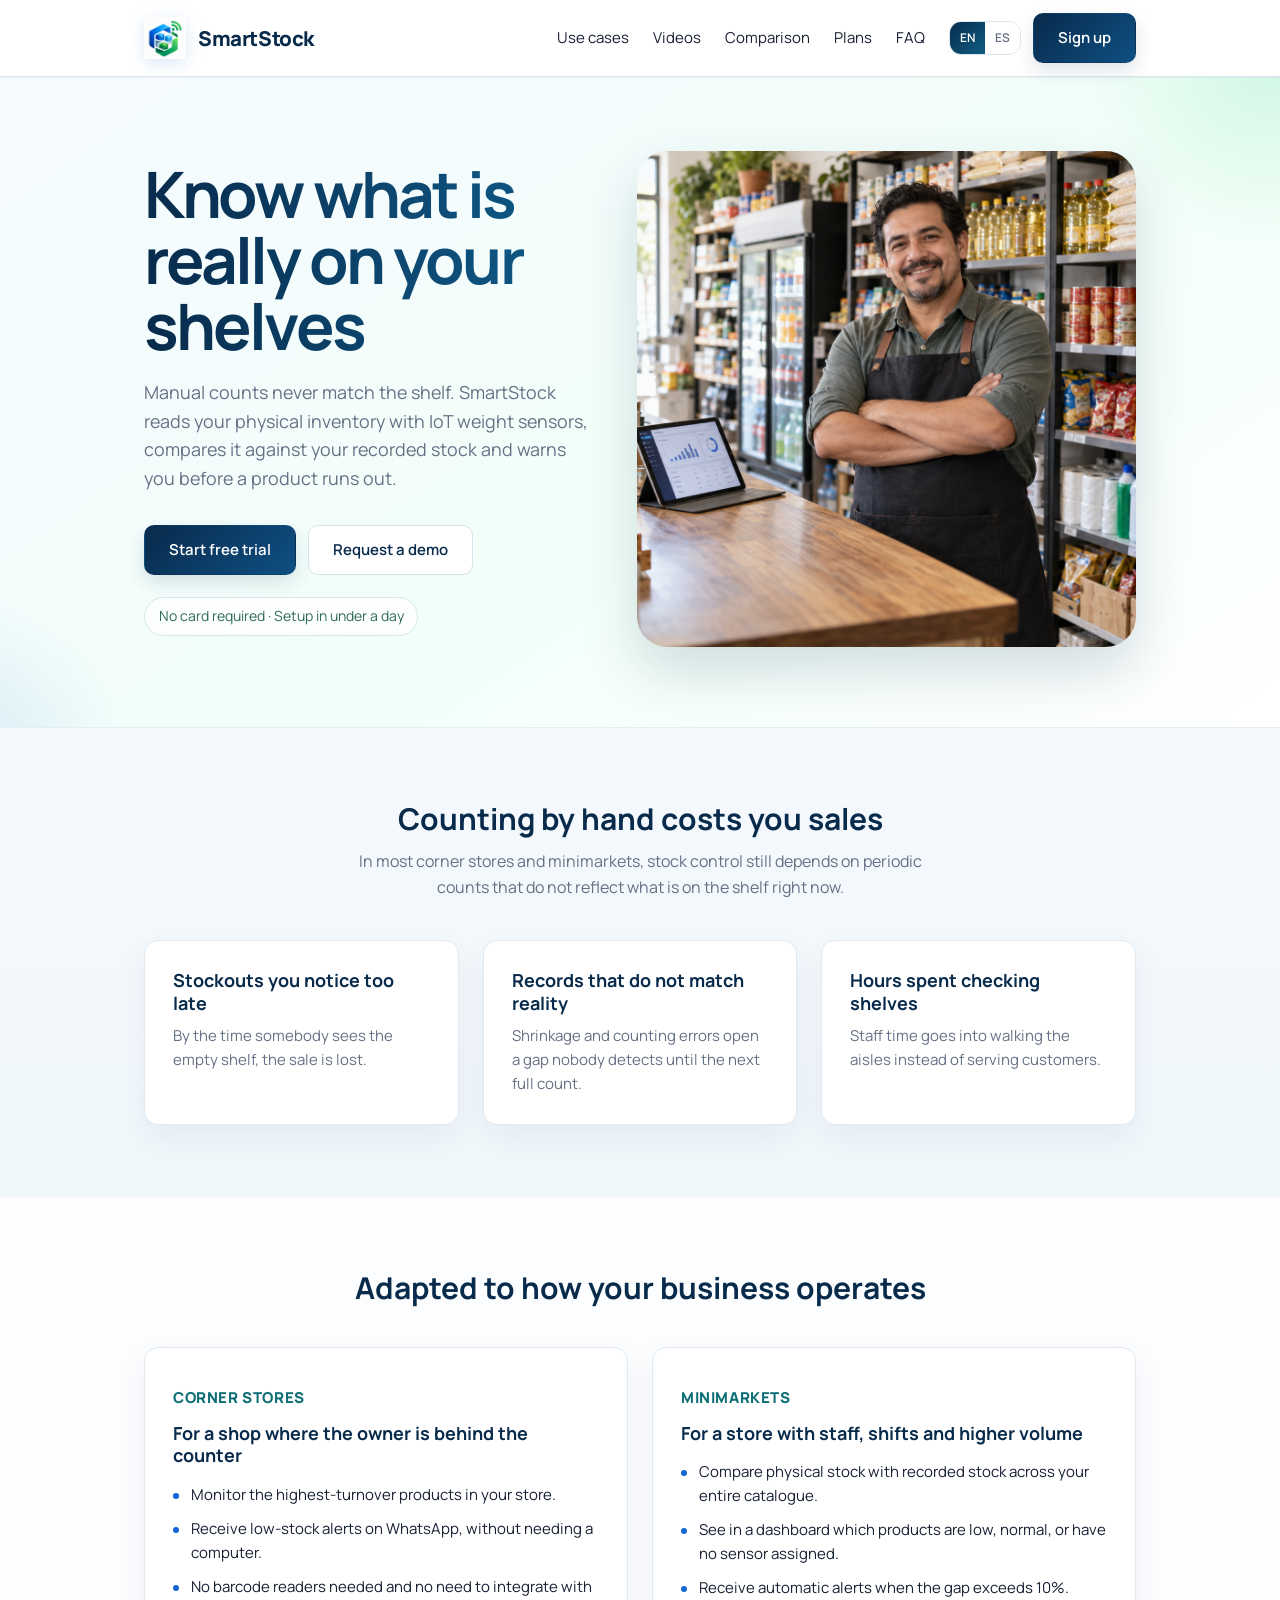
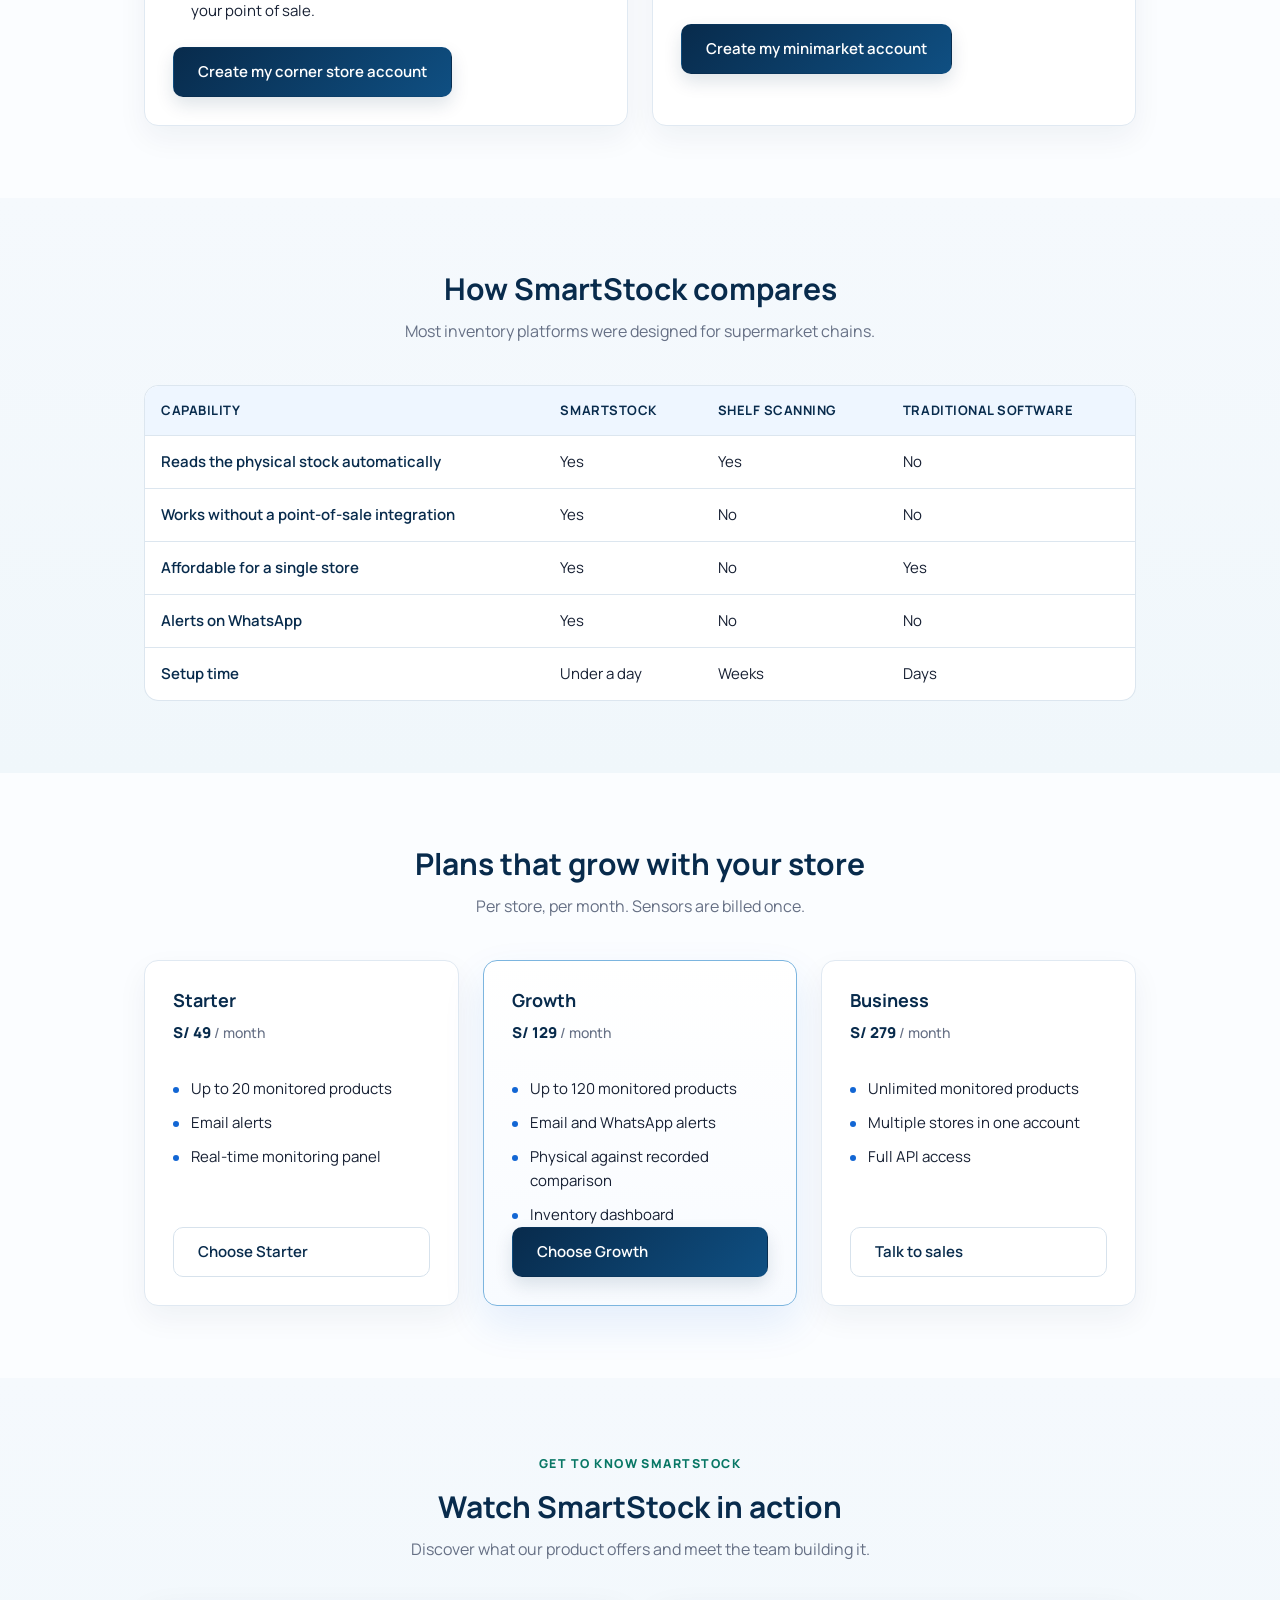
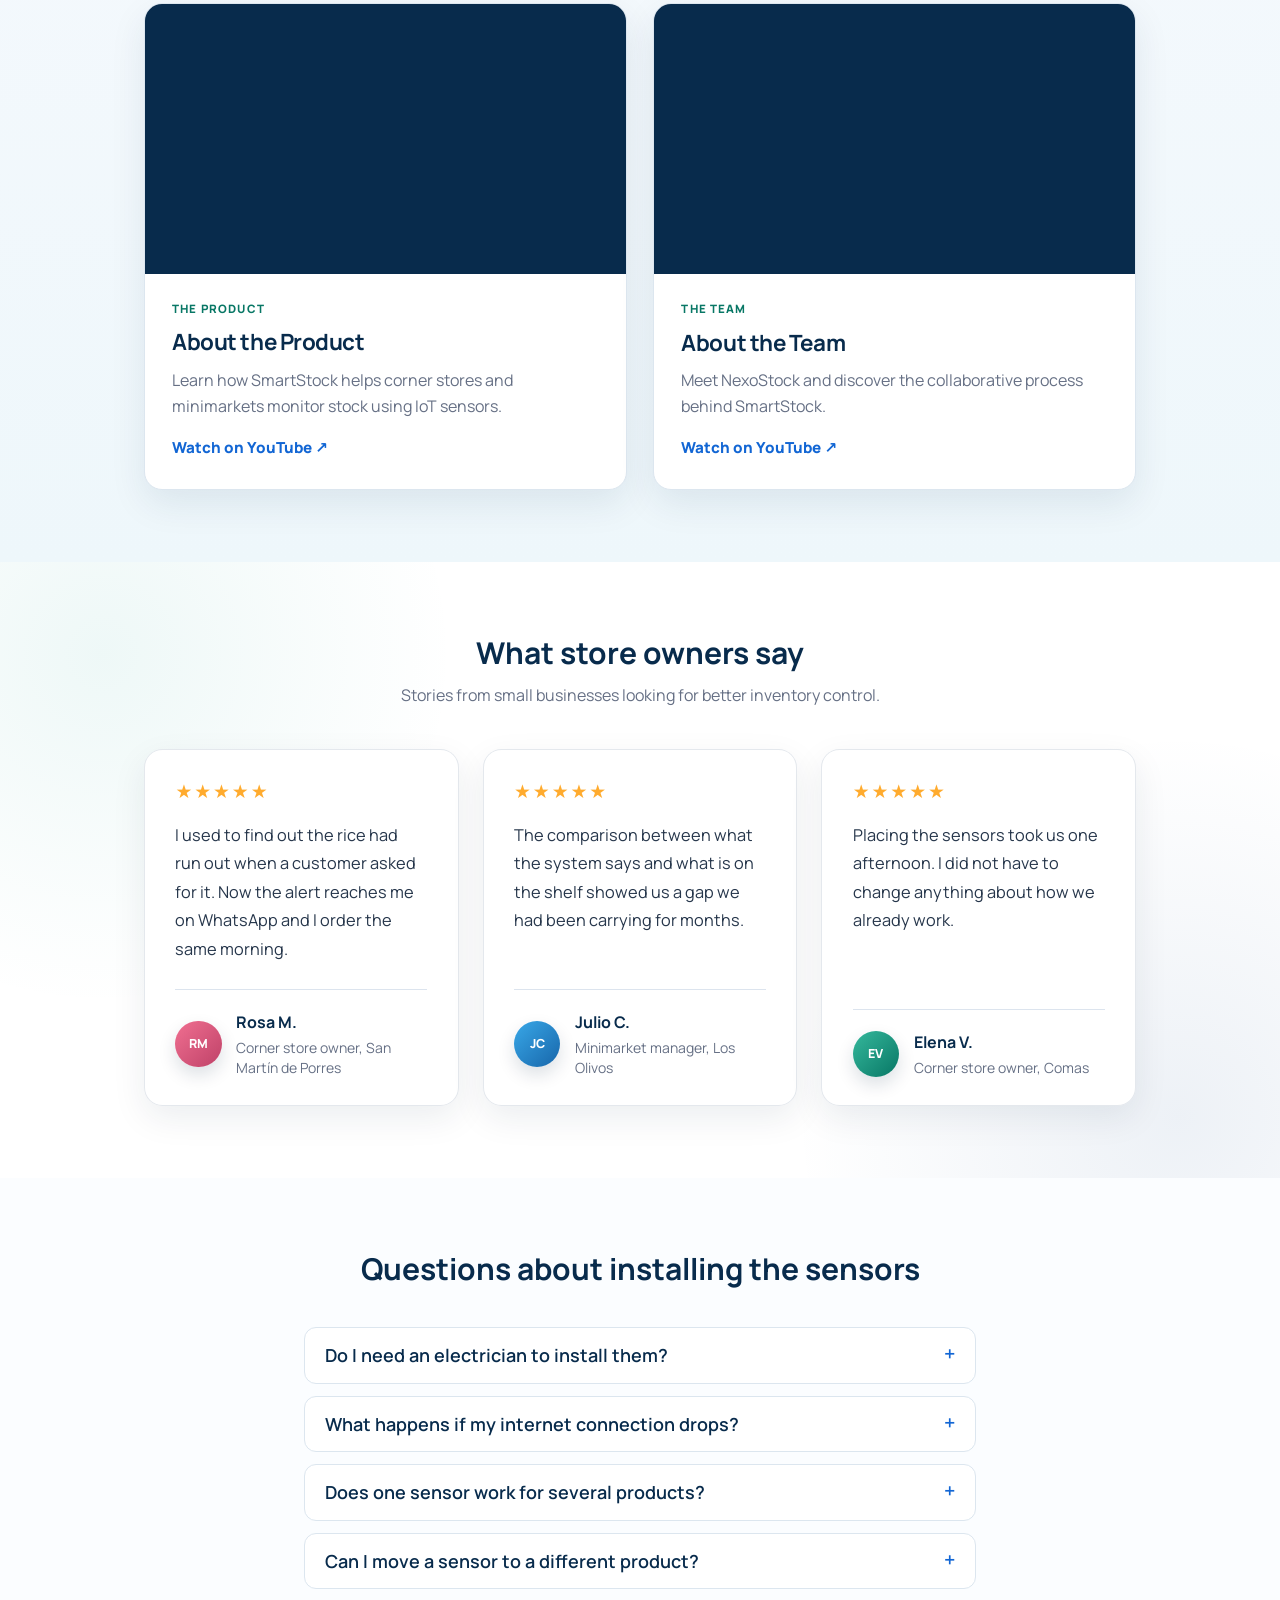
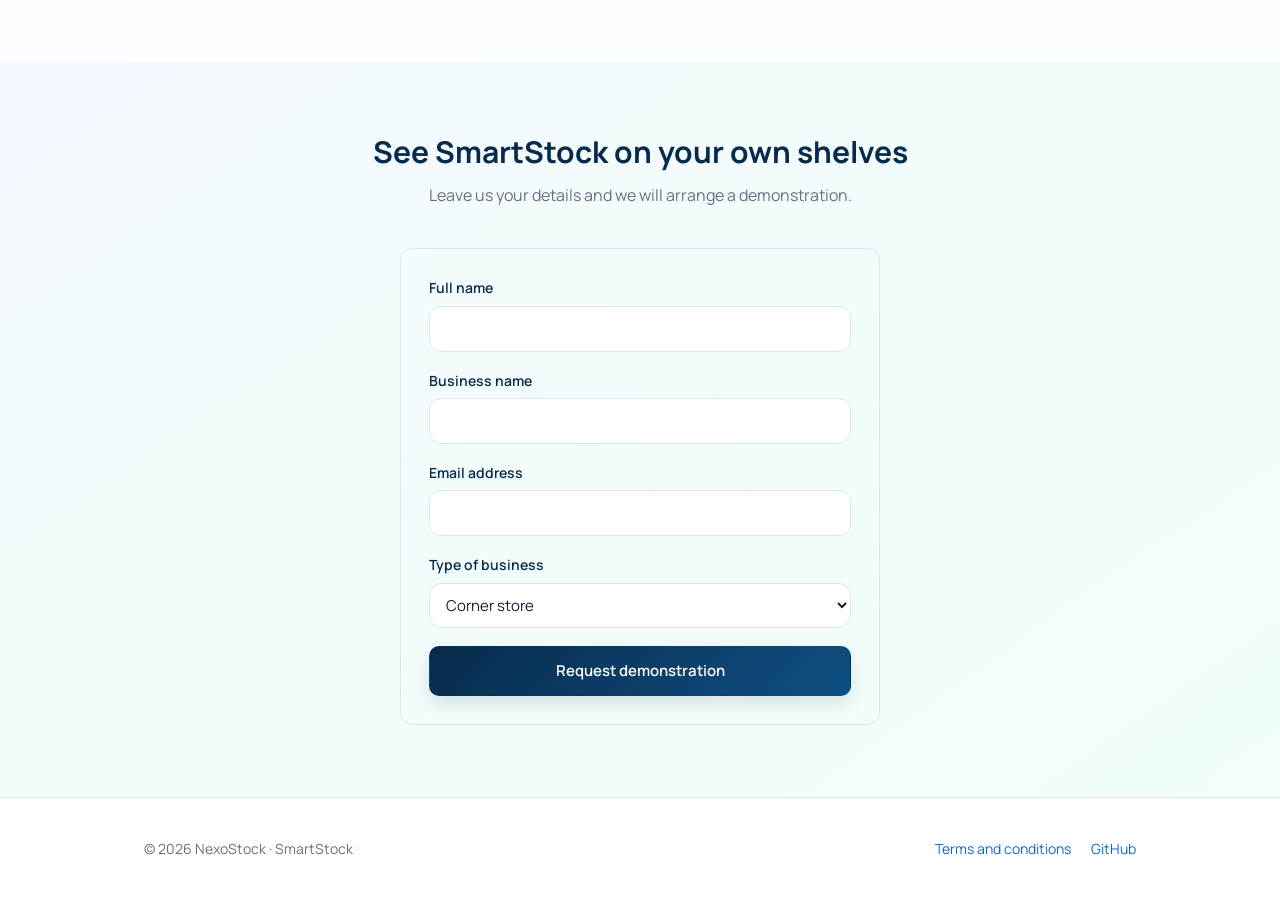
<file: index.html>
<!DOCTYPE html>
<html lang="en-US">
<head>
    <meta charset="UTF-8">
    <meta name="viewport" content="width=device-width, initial-scale=1">

    <title data-i18n="title">SmartStock — IoT inventory monitoring for minimarkets and corner stores</title>
    <meta name="description" data-i18n="desc" data-i18n-attr="content"
          content="SmartStock monitors your physical inventory with IoT weight sensors, compares it against your recorded stock and alerts you before a product runs out.">
    <meta name="keywords" content="inventory management, IoT sensors, stock monitoring, minimarket, corner store, SmartStock, NexoStock">
    <meta name="author" content="NexoStock">

    <link rel="icon" href="assets/images/smartstock-logo.png">
    <link rel="stylesheet" href="https://fonts.googleapis.com/css2?family=Manrope:wght@400;600;700&display=swap">
    <link rel="stylesheet" href="styles.css">
</head>
<body>

<a class="skip-link" href="#main" data-i18n="skip">Skip to main content</a>

<header>
    <div class="container bar">
        <a class="brand" href="index.html">
            <img src="assets/images/smartstock-logo.png" alt="" width="42" height="42">
            SmartStock
        </a>

        <button class="menu" id="menu" type="button" aria-expanded="false" aria-controls="nav">
            <span class="visually-hidden" data-i18n="openMenu">Open navigation menu</span>
            <span aria-hidden="true"></span><span aria-hidden="true"></span><span aria-hidden="true"></span>
        </button>

        <nav id="nav" aria-label="Primary navigation" data-i18n="navAria" data-i18n-attr="aria-label">
            <ul>
                <li><a href="#uses" data-i18n="navUses">Use cases</a></li>
                <li><a href="#videos" data-i18n="navVideos">Videos</a></li>
                <li><a href="#compare" data-i18n="navCompare">Comparison</a></li>
                <li><a href="#plans" data-i18n="navPlans">Plans</a></li>
                <li><a href="#faq" data-i18n="navFaq">FAQ</a></li>
                <li class="nav-signup"><a href="#" data-app="signup" data-i18n="signUp">Sign up</a></li>
            </ul>
        </nav>

        <div class="actions">
            <div class="lang" role="group" aria-label="Language selector" data-i18n="languageAria" data-i18n-attr="aria-label">
                <button type="button" data-lang="en-US" aria-pressed="true">EN</button>
                <button type="button" data-lang="es-419" aria-pressed="false">ES</button>
            </div>
            <a class="btn" href="#" data-app="signup" data-i18n="signUp">Sign up</a>
        </div>
    </div>
</header>

<main id="main">

    <!-- US16 -->
    <section class="hero">
        <div class="container hero-layout">
            <div class="hero-copy">
                <h1 data-i18n="heroTitle">Know what is really on your shelves</h1>
                <p data-i18n="heroLead">
                    Manual counts never match the shelf. SmartStock reads your physical inventory with
                    IoT weight sensors, compares it against your recorded stock and warns you before a
                    product runs out.
                </p>
                <div class="cta">
                    <a class="btn" href="#" data-app="signup" data-i18n="heroCta">Start free trial</a>
                    <a class="btn ghost" href="#contact" data-i18n="heroDemo">Request a demo</a>
                </div>
                <p class="note" data-i18n="heroNote">No card required · Setup in under a day</p>
            </div>
            <div class="hero-visual">
                <figure class="hero-media-card">
                    <img src="assets/images/hero-owner-store.png" data-i18n="heroImageAlt" data-i18n-attr="alt" alt="Corner Store owner or Minimarket manager standing beside shelves full of products while using SmartStock to monitor inventory.">
                </figure>
            </div>
        </div>
    </section>

    <!-- US16 -->
    <section class="soft">
        <div class="container">
            <div class="head">
                <h2 data-i18n="probTitle">Counting by hand costs you sales</h2>
                <p data-i18n="probLead">
                    In most corner stores and minimarkets, stock control still depends on periodic
                    counts that do not reflect what is on the shelf right now.
                </p>
            </div>
            <div class="grid cols-3">
                <article class="card">
                    <h3 data-i18n="prob1">Stockouts you notice too late</h3>
                    <p data-i18n="prob1Text">By the time somebody sees the empty shelf, the sale is lost.</p>
                </article>
                <article class="card">
                    <h3 data-i18n="prob2">Records that do not match reality</h3>
                    <p data-i18n="prob2Text">Shrinkage and counting errors open a gap nobody detects until the next full count.</p>
                </article>
                <article class="card">
                    <h3 data-i18n="prob3">Hours spent checking shelves</h3>
                    <p data-i18n="prob3Text">Staff time goes into walking the aisles instead of serving customers.</p>
                </article>
            </div>
        </div>
    </section>

    <!-- US17 and US18 -->
    <section id="uses">
        <div class="container">
            <div class="head">
                <h2 data-i18n="usesTitle">Adapted to how your business operates</h2>
            </div>
            <div class="grid cols-2">
                <article class="card">
                    <p class="tag" data-i18n="cornerTag">Corner stores</p>
                    <h3 data-i18n="cornerTitle">For a shop where the owner is behind the counter</h3>
                    <ul>
                        <li data-i18n="corner1">Monitor the highest-turnover products in your store.</li>
                        <li data-i18n="corner2">Receive low-stock alerts on WhatsApp, without needing a computer.</li>
                        <li data-i18n="corner3">No barcode readers needed and no need to integrate with your point of sale.</li>
                    </ul>
                    <a class="btn" href="#" data-app="signupCorner" data-i18n="cornerCta">Create my corner store account</a>
                </article>

                <article class="card">
                    <p class="tag" data-i18n="miniTag">Minimarkets</p>
                    <h3 data-i18n="miniTitle">For a store with staff, shifts and higher volume</h3>
                    <ul>
                        <li data-i18n="mini1">Compare physical stock with recorded stock across your entire catalogue.</li>
                        <li data-i18n="mini2">See in a dashboard which products are low, normal, or have no sensor assigned.</li>
                        <li data-i18n="mini3">Receive automatic alerts when the gap exceeds 10%.</li>
                    </ul>
                    <a class="btn" href="#" data-app="signupMini" data-i18n="miniCta">Create my minimarket account</a>
                </article>
            </div>
        </div>
    </section>

    <!-- US23 -->
    <section id="compare" class="soft">
        <div class="container">
            <div class="head">
                <h2 data-i18n="cmpTitle">How SmartStock compares</h2>
                <p data-i18n="cmpLead">Most inventory platforms were designed for supermarket chains.</p>
            </div>
            <div class="scroll">
                <table>
                    <caption class="visually-hidden" data-i18n="cmpCaption">
                        Comparison of SmartStock against shelf-scanning platforms and traditional inventory software
                    </caption>
                    <thead>
                    <tr>
                        <th scope="col" data-i18n="cmpCol0">Capability</th>
                        <th scope="col">SmartStock</th>
                        <th scope="col" data-i18n="cmpCol2">Shelf scanning</th>
                        <th scope="col" data-i18n="cmpCol3">Traditional software</th>
                    </tr>
                    </thead>
                    <tbody>
                    <tr>
                        <th scope="row" data-i18n="cmpRow1">Reads the physical stock automatically</th>
                        <td data-i18n="yes">Yes</td><td data-i18n="yes">Yes</td><td data-i18n="no">No</td>
                    </tr>
                    <tr>
                        <th scope="row" data-i18n="cmpRow2">Works without a point-of-sale integration</th>
                        <td data-i18n="yes">Yes</td><td data-i18n="no">No</td><td data-i18n="no">No</td>
                    </tr>
                    <tr>
                        <th scope="row" data-i18n="cmpRow3">Affordable for a single store</th>
                        <td data-i18n="yes">Yes</td><td data-i18n="no">No</td><td data-i18n="yes">Yes</td>
                    </tr>
                    <tr>
                        <th scope="row" data-i18n="cmpRow4">Alerts on WhatsApp</th>
                        <td data-i18n="yes">Yes</td><td data-i18n="no">No</td><td data-i18n="no">No</td>
                    </tr>
                    <tr>
                        <th scope="row" data-i18n="cmpRow5">Setup time</th>
                        <td data-i18n="cmpFast">Under a day</td>
                        <td data-i18n="cmpWeeks">Weeks</td>
                        <td data-i18n="cmpDays">Days</td>
                    </tr>
                    </tbody>
                </table>
            </div>
        </div>
    </section>

    <!-- US19 -->
    <section id="plans">
        <div class="container">
            <div class="head">
                <h2 data-i18n="plansTitle">Plans that grow with your store</h2>
                <p data-i18n="plansLead">Per store, per month. Sensors are billed once.</p>
            </div>
            <div class="grid cols-3">
                <article class="card plan">
                    <h3 data-i18n="p1Name">Starter</h3>
                    <p class="price">S/ 49 <span data-i18n="perMonth">/ month</span></p>
                    <ul>
                        <li data-i18n="p1f1">Up to 20 monitored products</li>
                        <li data-i18n="p1f2">Email alerts</li>
                        <li data-i18n="p1f3">Real-time monitoring panel</li>
                    </ul>
                    <a class="btn ghost block" href="#" data-app="signupStarter" data-i18n="p1Cta">Choose Starter</a>
                </article>

                <article class="card plan pick">
                    <h3 data-i18n="p2Name">Growth</h3>
                    <p class="price">S/ 129 <span data-i18n="perMonth">/ month</span></p>
                    <ul>
                        <li data-i18n="p2f1">Up to 120 monitored products</li>
                        <li data-i18n="p2f2">Email and WhatsApp alerts</li>
                        <li data-i18n="p2f3">Physical against recorded comparison</li>
                        <li data-i18n="p2f4">Inventory dashboard</li>
                    </ul>
                    <a class="btn block" href="#" data-app="signupGrowth" data-i18n="p2Cta">Choose Growth</a>
                </article>

                <article class="card plan">
                    <h3 data-i18n="p3Name">Business</h3>
                    <p class="price">S/ 279 <span data-i18n="perMonth">/ month</span></p>
                    <ul>
                        <li data-i18n="p3f1">Unlimited monitored products</li>
                        <li data-i18n="p3f2">Multiple stores in one account</li>
                        <li data-i18n="p3f3">Full API access</li>
                    </ul>
                    <a class="btn ghost block" href="#contact" data-i18n="p3Cta">Talk to sales</a>
                </article>
            </div>
        </div>
    </section>

    <!-- AV2 · About the Product and About the Team (YouTube) -->
    <section id="videos" class="videos-section soft" aria-labelledby="videos-heading">
        <div class="container">
            <div class="head videos-head">
                <span class="videos-eyebrow" data-i18n="videosEyebrow">GET TO KNOW SMARTSTOCK</span>
                <h2 id="videos-heading" data-i18n="videosTitle">Watch SmartStock in action</h2>
                <p data-i18n="videosLead">Discover what our product offers and meet the team building it.</p>
            </div>
            <div class="videos-grid">
                <article class="video-card">
                    <div class="video-frame">
                        <iframe
                                src="https://www.youtube-nocookie.com/embed/7PVpjP6lQFA"
                                title="SmartStock — About the Product"
                                data-i18n="videoProductIframeTitle" data-i18n-attr="title"
                                loading="lazy"
                                referrerpolicy="strict-origin-when-cross-origin"
                                allow="accelerometer; autoplay; clipboard-write; encrypted-media; gyroscope; picture-in-picture; web-share"
                                allowfullscreen></iframe>
                    </div>
                    <div class="video-card-content">
                        <span class="video-category" data-i18n="videoProductCategory">THE PRODUCT</span>
                        <h3 data-i18n="videoProductTitle">About the Product</h3>
                        <p data-i18n="videoProductText">Learn how SmartStock helps corner stores and minimarkets monitor stock using IoT sensors.</p>
                        <a class="video-youtube-link" href="https://youtu.be/7PVpjP6lQFA" target="_blank" rel="noopener noreferrer" data-i18n="videoWatchYoutube">Watch on YouTube ↗</a>
                    </div>
                </article>
                <article class="video-card">
                    <div class="video-frame">
                        <iframe
                                src="https://www.youtube-nocookie.com/embed/QxwsvZKVQao"
                                title="NexoStock — About the Team"
                                data-i18n="videoTeamIframeTitle" data-i18n-attr="title"
                                loading="lazy"
                                referrerpolicy="strict-origin-when-cross-origin"
                                allow="accelerometer; autoplay; clipboard-write; encrypted-media; gyroscope; picture-in-picture; web-share"
                                allowfullscreen></iframe>
                    </div>
                    <div class="video-card-content">
                        <span class="video-category" data-i18n="videoTeamCategory">THE TEAM</span>
                        <h3 data-i18n="videoTeamTitle">About the Team</h3>
                        <p data-i18n="videoTeamText">Meet NexoStock and discover the collaborative process behind SmartStock.</p>
                        <a class="video-youtube-link" href="https://youtu.be/QxwsvZKVQao" target="_blank" rel="noopener noreferrer" data-i18n="videoWatchYoutube">Watch on YouTube ↗</a>
                    </div>
                </article>
            </div>
        </div>
    </section>

    <!-- US22 -->
    <section class="testimonials-section">
        <div class="container">
            <div class="head testimonials-head">
                <h2 data-i18n="testTitle">What store owners say</h2>
                <p data-i18n="testLead">Stories from small businesses looking for better inventory control.</p>
            </div>

            <div class="testimonials-grid">
                <figure class="testimonial-card">
                    <div class="testimonial-stars" aria-label="5 stars" data-i18n="stars5" data-i18n-attr="aria-label"><span aria-hidden="true">★★★★★</span></div>
                    <blockquote><p data-i18n="test1">
                        I used to find out the rice had run out when a customer asked for it. Now the
                        alert reaches me on WhatsApp and I order the same morning.
                    </p></blockquote>
                    <figcaption>
                        <div class="testimonial-avatar avatar-rose" aria-hidden="true">RM</div>
                        <div class="testimonial-person">
                            <strong>Rosa M.</strong>
                            <span data-i18n="test1Role">Corner store owner, San Martín de Porres</span>
                        </div>
                    </figcaption>
                </figure>

                <figure class="testimonial-card">
                    <div class="testimonial-stars" aria-label="5 stars" data-i18n="stars5" data-i18n-attr="aria-label"><span aria-hidden="true">★★★★★</span></div>
                    <blockquote><p data-i18n="test2">
                        The comparison between what the system says and what is on the shelf showed us
                        a gap we had been carrying for months.
                    </p></blockquote>
                    <figcaption>
                        <div class="testimonial-avatar avatar-blue" aria-hidden="true">JC</div>
                        <div class="testimonial-person">
                            <strong>Julio C.</strong>
                            <span data-i18n="test2Role">Minimarket manager, Los Olivos</span>
                        </div>
                    </figcaption>
                </figure>

                <figure class="testimonial-card">
                    <div class="testimonial-stars" aria-label="5 stars" data-i18n="stars5" data-i18n-attr="aria-label"><span aria-hidden="true">★★★★★</span></div>
                    <blockquote><p data-i18n="test3">
                        Placing the sensors took us one afternoon. I did not have to change anything
                        about how we already work.
                    </p></blockquote>
                    <figcaption>
                        <div class="testimonial-avatar avatar-green" aria-hidden="true">EV</div>
                        <div class="testimonial-person">
                            <strong>Elena V.</strong>
                            <span data-i18n="test3Role">Corner store owner, Comas</span>
                        </div>
                    </figcaption>
                </figure>
            </div>
        </div>
    </section>

    <!-- US21 -->
    <section id="faq">
        <div class="container">
            <div class="head">
                <h2 data-i18n="faqTitle">Questions about installing the sensors</h2>
            </div>
            <div class="faq">
                <div>
                    <h3><button type="button" aria-expanded="false" aria-controls="a1" id="q1">
                        <span data-i18n="q1">Do I need an electrician to install them?</span>
                    </button></h3>
                    <div id="a1" role="region" aria-labelledby="q1" hidden>
                        <p data-i18n="a1">
                            No. Each sensor is a tray that sits on the shelf, connects to your Wi-Fi and
                            plugs into a standard outlet. You link it to a product from the panel.
                        </p>
                    </div>
                </div>
                <div>
                    <h3><button type="button" aria-expanded="false" aria-controls="a2" id="q2">
                        <span data-i18n="q2">What happens if my internet connection drops?</span>
                    </button></h3>
                    <div id="a2" role="region" aria-labelledby="q2" hidden>
                        <p data-i18n="a2">
                            The panel marks the sensor as disconnected after five minutes without a new
                            reading, so you always know whether what you see is current.
                        </p>
                    </div>
                </div>
                <div>
                    <h3><button type="button" aria-expanded="false" aria-controls="a3" id="q3">
                        <span data-i18n="q3">Does one sensor work for several products?</span>
                    </button></h3>
                    <div id="a3" role="region" aria-labelledby="q3" hidden>
                        <p data-i18n="a3">
                            No. Each sensor is linked to one product, because the reading is a weight and
                            mixing products would make it impossible to tell which one went down.
                        </p>
                    </div>
                </div>
                <div>
                    <h3><button type="button" aria-expanded="false" aria-controls="a4" id="q4">
                        <span data-i18n="q4">Can I move a sensor to a different product?</span>
                    </button></h3>
                    <div id="a4" role="region" aria-labelledby="q4" hidden>
                        <p data-i18n="a4">
                            Yes. You unlink it from the panel and link it to the new product, which records
                            a new reference weight. The previous reading history is kept.
                        </p>
                    </div>
                </div>
            </div>
        </div>
    </section>

    <!-- US20 -->
    <section id="contact" class="soft">
        <div class="container">
            <div class="head">
                <h2 data-i18n="contactTitle">See SmartStock on your own shelves</h2>
                <p data-i18n="contactLead">Leave us your details and we will arrange a demonstration.</p>
            </div>

            <form id="demo" novalidate>
                <div class="field">
                    <label for="name" data-i18n="fName">Full name</label>
                    <input type="text" id="name" name="name" autocomplete="name" required aria-describedby="nameError">
                    <p class="error" id="nameError" role="alert"></p>
                </div>
                <div class="field">
                    <label for="business" data-i18n="fBusiness">Business name</label>
                    <input type="text" id="business" name="business" autocomplete="organization" required aria-describedby="businessError">
                    <p class="error" id="businessError" role="alert"></p>
                </div>
                <div class="field">
                    <label for="email" data-i18n="fEmail">Email address</label>
                    <input type="email" id="email" name="email" autocomplete="email" required aria-describedby="emailError">
                    <p class="error" id="emailError" role="alert"></p>
                </div>
                <div class="field">
                    <label for="segment" data-i18n="fSegment">Type of business</label>
                    <select id="segment" name="segment">
                        <option value="corner-store" data-i18n="fCorner">Corner store</option>
                        <option value="minimarket" data-i18n="fMini">Minimarket</option>
                    </select>
                </div>
                <button class="btn block" type="submit" data-i18n="fSubmit">Request demonstration</button>
                <p class="status" id="status" role="status" aria-live="polite"></p>
            </form>
        </div>
    </section>

</main>

<footer>
    <div class="container foot">
        <p data-i18n="copyright">© 2026 NexoStock · SmartStock</p>
        <ul>
            <li><a href="terms-of-service.html" data-i18n="terms">Terms and conditions</a></li>
            <li><a href="https://github.com/NexoStock" rel="noopener">GitHub</a></li>
        </ul>
    </div>
</footer>

<script src="script.js"></script>
</body>
</html>
</file>
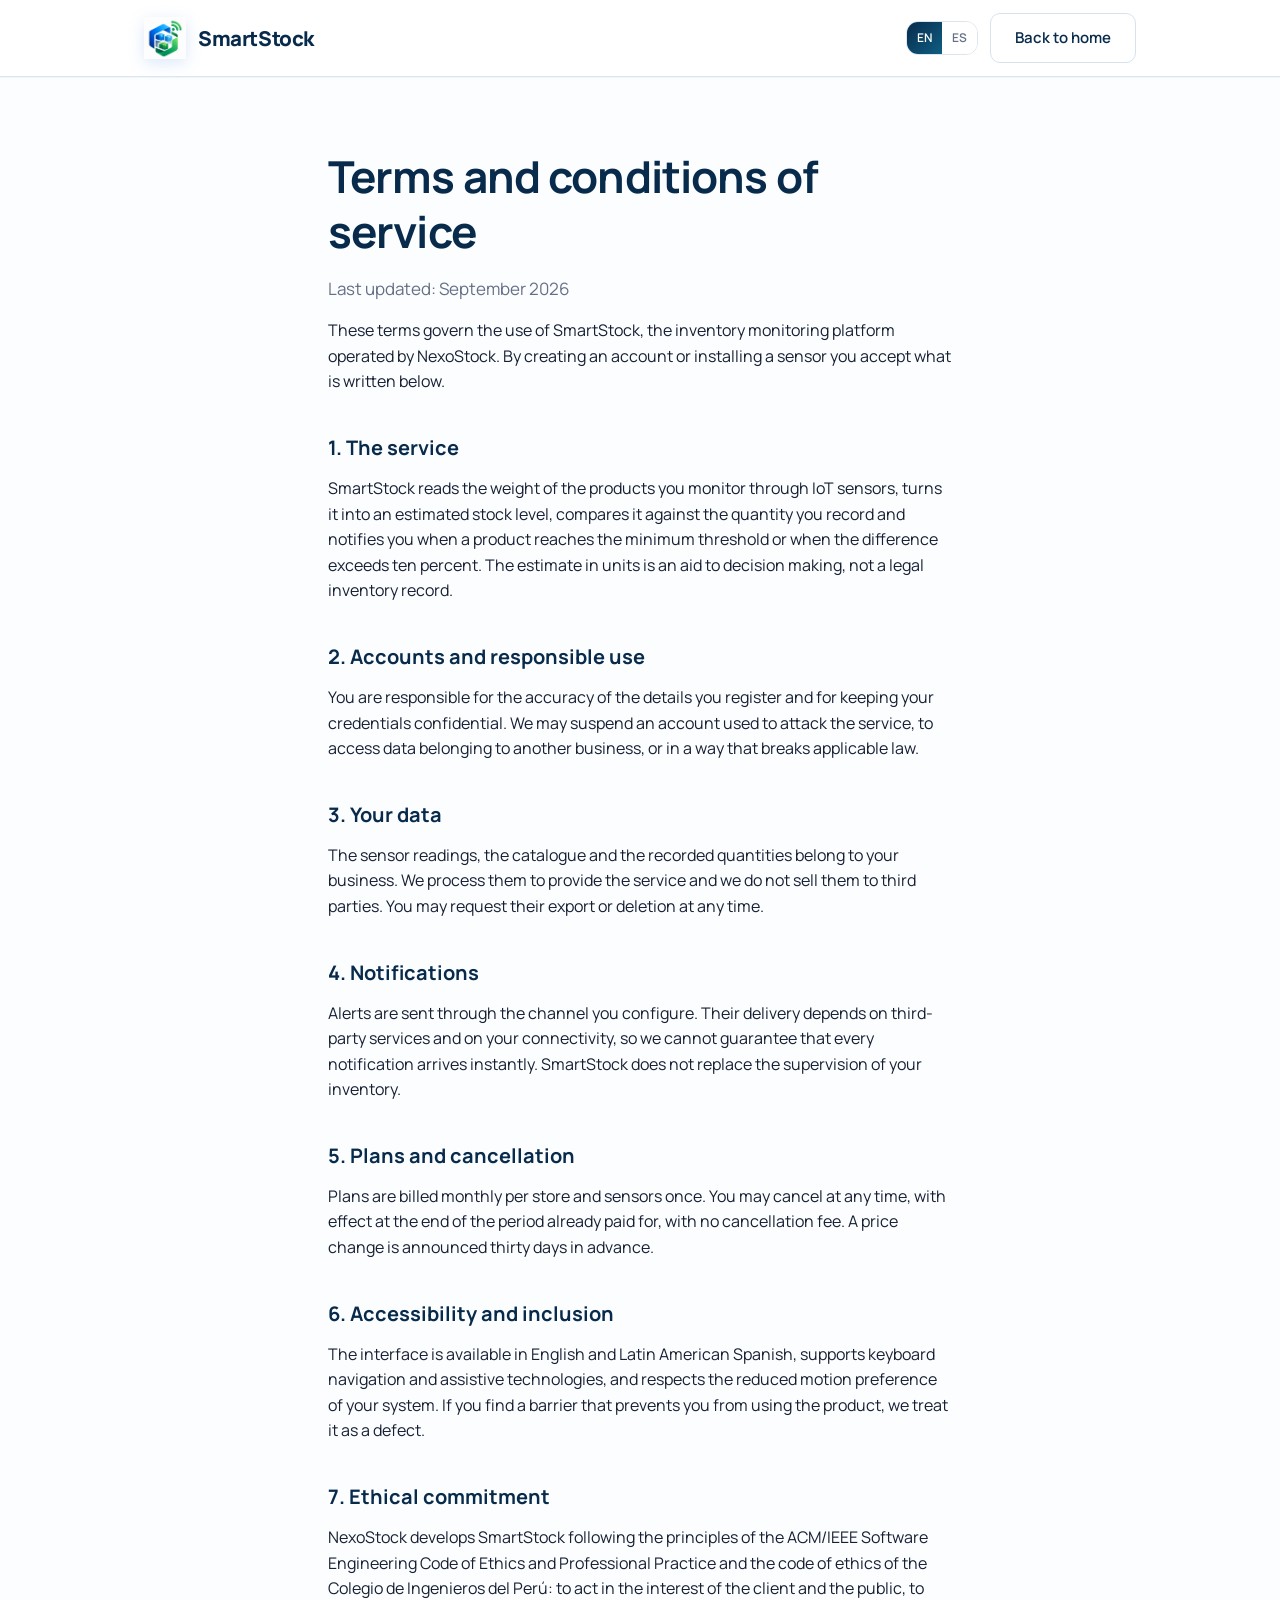
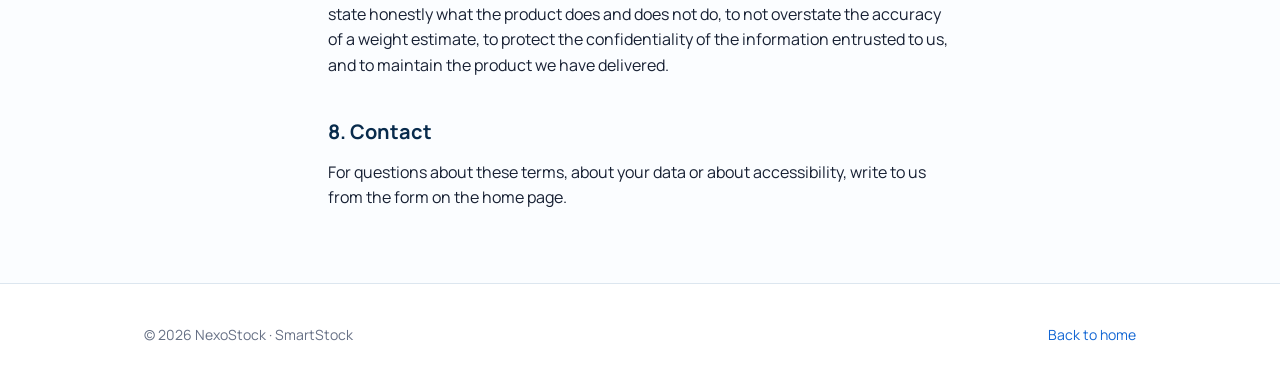
<file: terms-of-service.html>
<!DOCTYPE html>
<html lang="en-US">
<head>
    <meta charset="UTF-8">
    <meta name="viewport" content="width=device-width, initial-scale=1">

    <title data-i18n="termsTitle">Terms and conditions — SmartStock</title>
    <meta name="description" content="Terms and conditions of service of SmartStock, the IoT inventory monitoring platform by NexoStock.">
    <meta name="keywords" content="terms and conditions, SmartStock, NexoStock">
    <meta name="author" content="NexoStock">

    <link rel="icon" href="assets/images/smartstock-logo.png">
    <link rel="stylesheet" href="https://fonts.googleapis.com/css2?family=Manrope:wght@400;600;700&display=swap">
    <link rel="stylesheet" href="styles.css">
</head>
<body>

<a class="skip-link" href="#main" data-i18n="skip">Skip to main content</a>

<header>
    <div class="container bar">
        <a class="brand" href="index.html">
            <img src="assets/images/smartstock-logo.png" alt="" width="42" height="42">
            SmartStock
        </a>
        <div class="actions" style="margin-left:auto">
            <div class="lang" role="group" aria-label="Language selector" data-i18n="languageAria" data-i18n-attr="aria-label">
                <button type="button" data-lang="en-US" aria-pressed="true">EN</button>
                <button type="button" data-lang="es-419" aria-pressed="false">ES</button>
            </div>
            <a class="btn ghost" href="index.html" data-i18n="backHome">Back to home</a>
        </div>
    </div>
</header>

<main id="main">
    <section>
        <div class="container doc">
            <h1 data-i18n="termsTitle">Terms and conditions of service</h1>
            <p class="lead" data-i18n="termsUpdated">Last updated: September 2026</p>
            <p data-i18n="termsIntro">
                These terms govern the use of SmartStock, the inventory monitoring platform operated
                by NexoStock. By creating an account or installing a sensor you accept what is
                written below.
            </p>

            <h2 data-i18n="t1">1. The service</h2>
            <p data-i18n="t1Text">
                SmartStock reads the weight of the products you monitor through IoT sensors, turns it
                into an estimated stock level, compares it against the quantity you record and
                notifies you when a product reaches the minimum threshold or when the difference
                exceeds ten percent. The estimate in units is an aid to decision making, not a legal
                inventory record.
            </p>

            <h2 data-i18n="t2">2. Accounts and responsible use</h2>
            <p data-i18n="t2Text">
                You are responsible for the accuracy of the details you register and for keeping your
                credentials confidential. We may suspend an account used to attack the service, to
                access data belonging to another business, or in a way that breaks applicable law.
            </p>

            <h2 data-i18n="t3">3. Your data</h2>
            <p data-i18n="t3Text">
                The sensor readings, the catalogue and the recorded quantities belong to your
                business. We process them to provide the service and we do not sell them to third
                parties. You may request their export or deletion at any time.
            </p>

            <h2 data-i18n="t4">4. Notifications</h2>
            <p data-i18n="t4Text">
                Alerts are sent through the channel you configure. Their delivery depends on
                third-party services and on your connectivity, so we cannot guarantee that every
                notification arrives instantly. SmartStock does not replace the supervision of your
                inventory.
            </p>

            <h2 data-i18n="t5">5. Plans and cancellation</h2>
            <p data-i18n="t5Text">
                Plans are billed monthly per store and sensors once. You may cancel at any time, with
                effect at the end of the period already paid for, with no cancellation fee. A price
                change is announced thirty days in advance.
            </p>

            <h2 data-i18n="t6">6. Accessibility and inclusion</h2>
            <p data-i18n="t6Text">
                The interface is available in English and Latin American Spanish, supports keyboard
                navigation and assistive technologies, and respects the reduced motion preference of
                your system. If you find a barrier that prevents you from using the product, we treat
                it as a defect.
            </p>

            <h2 data-i18n="t7">7. Ethical commitment</h2>
            <p data-i18n="t7Text">
                NexoStock develops SmartStock following the principles of the ACM/IEEE Software
                Engineering Code of Ethics and Professional Practice and the code of ethics of the
                Colegio de Ingenieros del Perú: to act in the interest of the client and the public,
                to state honestly what the product does and does not do, to not overstate the
                accuracy of a weight estimate, to protect the confidentiality of the information
                entrusted to us, and to maintain the product we have delivered.
            </p>

            <h2 data-i18n="t8">8. Contact</h2>
            <p data-i18n="t8Text">
                For questions about these terms, about your data or about accessibility, write to us
                from the form on the home page.
            </p>
        </div>
    </section>
</main>

<footer>
    <div class="container foot">
        <p data-i18n="copyright">© 2026 NexoStock · SmartStock</p>
        <ul>
            <li><a href="index.html" data-i18n="backHome">Back to home</a></li>
        </ul>
    </div>
</footer>

<script src="script.js"></script>
</body>
</html>
</file>
<file: styles.css>
/* SmartStock — Landing Page
   Blanco como fondo dominante, azul marino para titulares y acciones. */

:root {
    --navy: #082b4c;
    --blue: #1266d4;
    --cyan: #0ea5a8;
    --mint: #2fcf78;
    --ink: #172033;
    --muted: #667085;
    --border: #dce6ef;
    --soft: #f5f9fd;
    --radius: 12px;
    --max: 1040px;
}

* {
    box-sizing: border-box;
}

body {
    margin: 0;
    background: #ffffff;
    color: var(--ink);
    font-family: 'Manrope', 'Segoe UI', system-ui, sans-serif;
    font-size: 1rem;
    line-height: 1.6;
}

h1, h2, h3 {
    margin: 0;
    color: var(--navy);
    line-height: 1.25;
}

h1 { font-size: 2.75rem; letter-spacing: -0.02em; }
h2 { font-size: 1.875rem; }
h3 { font-size: 1.125rem; }

p { margin: 0; }
img { max-width: 100%; height: auto; }
ul { margin: 0; padding: 0; list-style: none; }

a {
    color: var(--blue);
    text-decoration: none;
}

a:hover { text-decoration: underline; }

:focus-visible {
    outline: 2px solid var(--blue);
    outline-offset: 2px;
}

.visually-hidden {
    position: absolute;
    width: 1px;
    height: 1px;
    overflow: hidden;
    clip: rect(0 0 0 0);
    white-space: nowrap;
}

.skip-link {
    position: absolute;
    top: -100%;
    left: 1rem;
    z-index: 10;
    padding: 0.75rem 1.25rem;
    background: var(--navy);
    color: #ffffff;
    border-radius: 0 0 var(--radius) var(--radius);
}

.skip-link:focus { top: 0; }

.container {
    width: 100%;
    max-width: var(--max);
    margin: 0 auto;
    padding: 0 1.5rem;
}

section { padding: 4.5rem 0; }
.soft { background: var(--soft); }

.head {
    max-width: 38rem;
    margin: 0 auto 2.5rem;
    text-align: center;
}

.head p {
    margin-top: 0.75rem;
    color: var(--muted);
}

/* Botones */

.btn {
    display: inline-block;
    padding: 0.75rem 1.5rem;
    border: 1px solid var(--navy);
    border-radius: var(--radius);
    background: var(--navy);
    color: #ffffff;
    font: inherit;
    font-weight: 600;
    font-size: 0.9375rem;
    cursor: pointer;
}

.btn:hover {
    background: var(--blue);
    border-color: var(--blue);
    text-decoration: none;
}

.btn.ghost {
    background: transparent;
    color: var(--navy);
    border-color: var(--border);
}

.btn.ghost:hover {
    background: var(--soft);
    border-color: var(--navy);
    color: var(--navy);
}

.btn.block { width: 100%; }

/* Header */

header {
    border-bottom: 1px solid var(--border);
    background: #ffffff;
    position: sticky;
    top: 0;
    z-index: 5;
}

.bar {
    display: flex;
    align-items: center;
    gap: 1.5rem;
    min-height: 4rem;
}

.brand {
    display: flex;
    align-items: center;
    gap: 0.625rem;
    color: var(--navy);
    font-weight: 700;
}

.brand:hover { text-decoration: none; }
.brand img { width: 28px; height: 28px; }

nav { margin-left: auto; }

nav ul {
    display: flex;
    gap: 1.5rem;
}

nav a {
    color: var(--ink);
    font-size: 0.9375rem;
}

.actions {
    display: flex;
    align-items: center;
    gap: 0.75rem;
}

/* El registro vive en la barra en escritorio y dentro del menú en móvil. */
.nav-signup { display: none; }

.lang {
    display: flex;
    border: 1px solid var(--border);
    border-radius: var(--radius);
    overflow: hidden;
}

.lang button {
    padding: 0.375rem 0.625rem;
    border: 0;
    background: #ffffff;
    color: var(--muted);
    font: inherit;
    font-size: 0.75rem;
    font-weight: 600;
    cursor: pointer;
}

.lang button[aria-pressed='true'] {
    background: var(--navy);
    color: #ffffff;
}

.menu {
    display: none;
    padding: 0.5rem;
    border: 1px solid var(--border);
    border-radius: var(--radius);
    background: #ffffff;
    cursor: pointer;
}

.menu span {
    display: block;
    width: 18px;
    height: 2px;
    margin: 3px 0;
    background: var(--navy);
}

/* Hero */

.hero {
    padding: 5.5rem 0 4.5rem;
    text-align: center;
}

.hero p {
    max-width: 38rem;
    margin: 1.25rem auto 0;
    font-size: 1.125rem;
    color: var(--muted);
}

.hero .cta {
    display: flex;
    justify-content: center;
    flex-wrap: wrap;
    gap: 0.75rem;
    margin-top: 2rem;
}

.hero .note {
    margin-top: 1rem;
    font-size: 0.875rem;
}

/* Rejillas y tarjetas */

.grid {
    display: grid;
    gap: 1.5rem;
}

.cols-3 { grid-template-columns: repeat(3, 1fr); }
.cols-2 { grid-template-columns: repeat(2, 1fr); }

.card {
    padding: 1.75rem;
    border: 1px solid var(--border);
    border-radius: var(--radius);
    background: #ffffff;
}

.card p {
    margin-top: 0.625rem;
    color: var(--muted);
    font-size: 0.9375rem;
}

.card ul {
    margin-top: 1rem;
    display: grid;
    gap: 0.625rem;
    font-size: 0.9375rem;
}

.card li {
    padding-left: 1.125rem;
    position: relative;
}

.card li::before {
    content: '';
    position: absolute;
    left: 0;
    top: 0.625rem;
    width: 6px;
    height: 6px;
    border-radius: 50%;
    background: var(--blue);
}

.card .btn { margin-top: 1.5rem; }

.tag {
    display: inline-block;
    margin-bottom: 0.75rem;
    font-size: 0.75rem;
    font-weight: 600;
    text-transform: uppercase;
    letter-spacing: 0.06em;
    color: var(--blue);
}

/* Comparación */

.scroll {
    overflow-x: auto;
    border: 1px solid var(--border);
    border-radius: var(--radius);
}

table {
    width: 100%;
    min-width: 34rem;
    border-collapse: collapse;
    font-size: 0.9375rem;
    background: #ffffff;
}

th, td {
    padding: 0.875rem 1rem;
    text-align: left;
    border-bottom: 1px solid var(--border);
}

thead th {
    color: var(--navy);
    font-size: 0.8125rem;
    text-transform: uppercase;
    letter-spacing: 0.04em;
}

tbody tr:last-child th,
tbody tr:last-child td { border-bottom: 0; }

th[scope='row'] { font-weight: 600; color: var(--navy); }

/* Planes */

.plan { display: flex; flex-direction: column; }
.plan.pick { border-color: var(--navy); }

.price {
    margin: 1rem 0;
    font-size: 2rem;
    font-weight: 700;
    color: var(--navy);
}

.price span {
    font-size: 0.875rem;
    font-weight: 400;
    color: var(--muted);
}

.plan .btn { margin-top: auto; }

/* Testimonios */

blockquote { margin: 0; }

figcaption {
    margin-top: 1.25rem;
    padding-top: 1rem;
    border-top: 1px solid var(--border);
    font-size: 0.875rem;
}

figcaption strong { color: var(--navy); }
figcaption span { display: block; color: var(--muted); }

/* Preguntas frecuentes */

.faq {
    max-width: 42rem;
    margin: 0 auto;
}

.faq > div + div { margin-top: 0.75rem; }

.faq > div {
    border: 1px solid var(--border);
    border-radius: var(--radius);
    background: #ffffff;
}

.faq button {
    display: flex;
    justify-content: space-between;
    gap: 1rem;
    width: 100%;
    padding: 1rem 1.25rem;
    border: 0;
    background: transparent;
    font: inherit;
    font-weight: 600;
    color: var(--navy);
    text-align: left;
    cursor: pointer;
}

.faq button::after {
    content: '+';
    color: var(--blue);
    font-size: 1.25rem;
    line-height: 1;
}

.faq button[aria-expanded='true']::after { content: '−'; }

.faq div[id] {
    padding: 0 1.25rem 1.25rem;
    color: var(--muted);
    font-size: 0.9375rem;
}

/* Formulario */

form {
    max-width: 30rem;
    margin: 0 auto;
    padding: 1.75rem;
    border: 1px solid var(--border);
    border-radius: var(--radius);
}

.field { margin-bottom: 1.125rem; }

label {
    display: block;
    margin-bottom: 0.375rem;
    font-size: 0.875rem;
    font-weight: 600;
    color: var(--navy);
}

input, select, textarea {
    width: 100%;
    padding: 0.625rem 0.75rem;
    border: 1px solid var(--border);
    border-radius: var(--radius);
    font: inherit;
    font-size: 0.9375rem;
    color: var(--ink);
    background: #ffffff;
}

textarea { min-height: 5rem; resize: vertical; }

input[aria-invalid='true'] { border-color: #c0392b; }

.error {
    margin-top: 0.25rem;
    font-size: 0.8125rem;
    color: #c0392b;
}

.error:empty { display: none; }

.status {
    margin-top: 1rem;
    font-size: 0.9375rem;
    font-weight: 600;
}

.status:empty { display: none; }
.status.ok { color: #1e7e46; }
.status.bad { color: #c0392b; }

/* Pie */

footer {
    padding: 2.5rem 0;
    border-top: 1px solid var(--border);
    font-size: 0.875rem;
    color: var(--muted);
}

.foot {
    display: flex;
    flex-wrap: wrap;
    gap: 1rem;
    justify-content: space-between;
    align-items: center;
}

.foot ul {
    display: flex;
    gap: 1.25rem;
}

/* Página de términos */

.doc { max-width: 42rem; }
.doc h2 { margin: 2.5rem 0 0.75rem; font-size: 1.25rem; }
.doc p { margin-top: 1rem; color: var(--ink); }
.doc .lead { font-size: 1.0625rem; color: var(--muted); }

/* Adaptación a pantallas pequeñas */

@media (max-width: 900px) {
    h1 { font-size: 2.125rem; }
    h2 { font-size: 1.5rem; }
    .cols-3, .cols-2 { grid-template-columns: 1fr; }
}

@media (max-width: 720px) {
    section { padding: 3rem 0; }
    .hero { padding: 3.5rem 0 3rem; }
    .container { padding: 0 1.25rem; }

    /* La barra deja de competir por el ancho: el botón de registro sale de
       ella y baja al menú, de modo que arriba solo quedan la marca, el
       selector de idioma y el botón de menú. */
    .bar { flex-wrap: wrap; gap: 0.75rem; padding: 0.75rem 0; min-height: 0; }
    .brand { font-size: 0.9375rem; }
    .actions { margin-left: auto; }
    .actions > .btn { display: none; }

    .menu { display: block; order: 3; }
    nav { order: 4; flex-basis: 100%; margin-left: 0; }
    nav[hidden] { display: none; }
    nav ul { flex-direction: column; gap: 0; padding-bottom: 0.75rem; }
    nav a { display: block; padding: 0.75rem 0; border-bottom: 1px solid var(--border); }

    .nav-signup { display: block; }
    .nav-signup a { color: var(--navy); font-weight: 600; border-bottom: 0; }
}

@media (prefers-reduced-motion: reduce) {
    * { transition: none !important; animation: none !important; }
}

/* ===== SmartStock Landing visual refresh 2026 ===== */
body{background:#fbfdff}
header{background:rgba(255,255,255,.93);backdrop-filter:blur(10px);box-shadow:0 1px 0 rgba(8,43,76,.04)}
.brand img{filter:drop-shadow(0 4px 8px rgba(18,102,212,.15))}
.btn{border-color:transparent;background:linear-gradient(135deg,var(--navy),#0f4f82);border-radius:10px;box-shadow:0 8px 18px rgba(8,43,76,.13);transition:.18s ease}
.btn:hover{background:linear-gradient(135deg,#0d355b,var(--blue));transform:translateY(-1px);box-shadow:0 12px 24px rgba(8,43,76,.17)}
.btn.ghost{background:#fff;color:var(--navy);border-color:#d7e2ec;box-shadow:none}.btn.ghost:hover{background:#f4f9fd;border-color:#a9bfd3}
.hero{position:relative;overflow:hidden;background:linear-gradient(145deg,#f5faff 0%,#f2fff9 58%,#ffffff 100%);border-bottom:1px solid #e4eef5}
.hero:before{content:"";position:absolute;width:420px;height:420px;border-radius:50%;right:-210px;top:-240px;background:radial-gradient(circle,rgba(47,207,120,.18),transparent 68%)}
.hero:after{content:"";position:absolute;width:360px;height:360px;border-radius:50%;left:-220px;bottom:-220px;background:radial-gradient(circle,rgba(18,102,212,.12),transparent 68%)}
.hero .container{position:relative;z-index:1}.hero h1{font-size:3rem;color:var(--navy)}
@supports ((-webkit-background-clip:text) or (background-clip:text)){
    .hero h1{background:linear-gradient(90deg,var(--navy),#0f5d8d);-webkit-background-clip:text;background-clip:text;color:transparent}
}
@media (forced-colors: active){
    .hero h1{background:none;color:CanvasText;-webkit-text-fill-color:CanvasText}
}
.hero .note{display:inline-block;padding:.35rem .7rem;border-radius:999px;background:#edf8f4;color:#306b55}
.soft{background:linear-gradient(180deg,#f5f9fd 0%,#f0f7fb 100%)}
.card{border-color:#e0e9f2;border-radius:14px;box-shadow:0 12px 30px rgba(8,43,76,.055);transition:.2s ease;position:relative;overflow:hidden}.card:hover{transform:translateY(-3px);box-shadow:0 18px 36px rgba(8,43,76,.09)}
.card:before{content:"";position:absolute;left:0;top:0;width:4px;height:100%;background:linear-gradient(180deg,var(--blue),var(--mint));opacity:.0;transition:.2s}.card:hover:before{opacity:1}
.tag{color:#0c6e75!important;font-weight:800!important;letter-spacing:.04em;text-transform:uppercase}
.plan.pick{border:1.5px solid #7cb5df;box-shadow:0 18px 42px rgba(18,102,212,.10);background:linear-gradient(180deg,#ffffff,#f8fbff)}
.price{color:var(--navy)!important;font-weight:800}.price span{font-weight:500;color:var(--muted)}
table{box-shadow:0 14px 34px rgba(8,43,76,.055);border-radius:14px;overflow:hidden}thead{background:#eef6ff}.scroll{border-radius:14px}
.faq-item,details{border-radius:12px!important}
#contact{background:linear-gradient(145deg,#f4f9ff,#f1fff8)}
footer{background:#fff}
.lang button[aria-pressed='true']{background:linear-gradient(135deg,var(--navy),#0f5e82)}
@media(max-width:720px){.hero h1{font-size:2.25rem}.card:hover{transform:none}}


/* ===== Header brand sizing update ===== */
.brand{
    font-size:1.28rem;
    font-weight:800;
    gap:.75rem;
    letter-spacing:-.02em;
}
.brand img{
    width:42px;
    height:42px;
    flex:0 0 42px;
}
.bar{
    min-height:4.75rem;
}
@media (max-width:720px){
    .brand{font-size:1.05rem;}
    .brand img{width:34px;height:34px;flex-basis:34px;}
    .bar{min-height:0;}
}

/* =========================================================
   TESTIMONIOS — estilo visual reforzado
   ========================================================= */
.testimonials-section {
    position: relative;
    overflow: hidden;
    background:
            radial-gradient(circle at 8% 15%, rgba(40, 167, 155, 0.08), transparent 22rem),
            radial-gradient(circle at 92% 90%, rgba(27, 79, 143, 0.08), transparent 24rem),
            #ffffff;
}

.testimonials-head {
    max-width: 46rem;
}

.testimonials-head .eyebrow {
    display: inline-flex;
    align-items: center;
    gap: 0.45rem;
    margin-bottom: 0.7rem;
    padding: 0.35rem 0.75rem;
    border-radius: 999px;
    background: #eaf8f4;
    color: #087765;
    font-size: 0.78rem;
    font-weight: 800;
    letter-spacing: 0.04em;
    text-transform: uppercase;
}

.testimonials-grid {
    display: grid;
    grid-template-columns: repeat(3, minmax(0, 1fr));
    gap: 1.5rem;
}

.testimonial-card {
    display: flex;
    min-height: 22rem;
    margin: 0;
    padding: 2rem 1.9rem 1.65rem;
    flex-direction: column;
    border: 1px solid rgba(226, 230, 236, 0.9);
    border-radius: 1.15rem;
    background: rgba(255, 255, 255, 0.96);
    box-shadow: 0 12px 34px rgba(10, 35, 66, 0.08);
    transition: transform 180ms ease, box-shadow 180ms ease, border-color 180ms ease;
}

.testimonial-card:hover {
    transform: translateY(-4px);
    border-color: rgba(27, 79, 143, 0.18);
    box-shadow: 0 18px 44px rgba(10, 35, 66, 0.12);
}

.testimonial-stars {
    margin-bottom: 1.25rem;
    color: #ffab2e;
    font-size: 1.18rem;
    line-height: 1;
    letter-spacing: 0.12rem;
}

.testimonial-card blockquote {
    flex: 1;
}

.testimonial-card blockquote p {
    color: #26364b;
    font-size: 1.02rem;
    line-height: 1.75;
}

.testimonial-card figcaption {
    display: flex;
    align-items: center;
    gap: 0.9rem;
    margin-top: 1.6rem;
    padding-top: 1.25rem;
    border-top: 1px solid #dce4ee;
    font-size: 0.875rem;
}

.testimonial-avatar {
    display: grid;
    width: 2.9rem;
    height: 2.9rem;
    flex: 0 0 2.9rem;
    place-items: center;
    border-radius: 50%;
    font-size: 0.78rem;
    font-weight: 800;
    color: #ffffff;
    box-shadow: 0 8px 18px rgba(10, 35, 66, 0.14);
}

.avatar-rose {
    background: linear-gradient(135deg, #f06f91, #bf4268);
}

.avatar-blue {
    background: linear-gradient(135deg, #39a8e8, #1766aa);
}

.avatar-green {
    background: linear-gradient(135deg, #35b89c, #087765);
}

.testimonial-person {
    min-width: 0;
}

.testimonial-person strong {
    display: block;
    margin-bottom: 0.12rem;
    color: var(--navy);
    font-size: 1rem;
}

.testimonial-person span {
    display: block;
    color: var(--muted);
    line-height: 1.45;
}

@media (max-width: 850px) {
    .testimonials-grid {
        grid-template-columns: 1fr;
        max-width: 36rem;
        margin: 0 auto;
    }

    .testimonial-card {
        min-height: auto;
    }
}

/* ===== Hero refresh with visual image ===== */
.hero {
    padding: 4.6rem 0 5rem;
    text-align: left;
}

.hero-layout {
    display: grid;
    grid-template-columns: minmax(0, 1.02fr) minmax(0, 0.98fr);
    align-items: center;
    gap: 3rem;
}

.hero-copy {
    max-width: 34rem;
}

.hero-kicker {
    display: inline-flex;
    align-items: center;
    padding: 0.42rem 0.9rem;
    margin-bottom: 1.1rem;
    border-radius: 999px;
    background: rgba(18, 102, 212, 0.10);
    color: var(--blue);
    font-size: 0.82rem;
    font-weight: 800;
    letter-spacing: 0.03em;
}

.hero h1 {
    font-size: clamp(2.8rem, 5vw, 4.35rem);
    line-height: 1.03;
    letter-spacing: -0.045em;
}

.hero p {
    max-width: 34rem;
    margin: 1.2rem 0 0;
    font-size: 1.12rem;
    color: var(--muted);
}

.hero .cta {
    justify-content: flex-start;
    margin-top: 2rem;
}

.hero-chips {
    display: flex;
    flex-wrap: wrap;
    gap: 0.75rem;
    margin-top: 1.35rem;
}

.hero-chips li {
    padding: 0.72rem 1rem;
    border-radius: 999px;
    border: 1px solid #d7e4ef;
    background: rgba(255,255,255,0.88);
    box-shadow: 0 8px 18px rgba(8,43,76,.06);
    color: #3f5d77;
    font-size: 0.94rem;
    font-weight: 700;
    line-height: 1;
}

.hero .note {
    margin-top: 1.25rem;
}

.hero-visual {
    position: relative;
}

.hero-media-card {
    position: relative;
    margin: 0;
}

.hero-media-card img {
    display: block;
    width: 100%;
    min-height: 30rem;
    object-fit: cover;
    border-radius: 1.9rem;
    box-shadow: 0 24px 54px rgba(8,43,76,.16);
}

.hero-floating-card {
    position: absolute;
    left: 1.5rem;
    right: 1.5rem;
    bottom: 1.5rem;
    display: flex;
    align-items: center;
    justify-content: space-between;
    gap: 1rem;
    padding: 1rem 1.2rem;
    border-radius: 1.15rem;
    background: rgba(255,255,255,0.93);
    box-shadow: 0 14px 36px rgba(8,43,76,.12);
    backdrop-filter: blur(6px);
}

.hero-floating-card strong {
    display: block;
    color: var(--navy);
    font-size: 1.12rem;
}

.hero-floating-card span {
    display: block;
    color: var(--muted);
    font-size: 0.92rem;
}

.hero-floating-card b {
    color: #1c9b66;
    font-size: 1.6rem;
    line-height: 1;
}

@media (max-width: 980px) {
    .hero-layout {
        grid-template-columns: 1fr;
        gap: 2rem;
    }

    .hero-copy {
        max-width: none;
        text-align: center;
        margin: 0 auto;
    }

    .hero p {
        margin-left: auto;
        margin-right: auto;
    }

    .hero .cta,
    .hero-chips {
        justify-content: center;
    }

    .hero .note {
        text-align: center;
    }
}

@media (max-width: 720px) {
    .hero {
        padding: 3.4rem 0 3rem;
    }

    .hero h1 {
        font-size: 2.45rem;
    }

    .hero p {
        font-size: 1rem;
    }

    .hero-chips li {
        font-size: 0.88rem;
        padding: 0.66rem 0.9rem;
    }

    .hero-media-card img {
        min-height: 20rem;
        border-radius: 1.35rem;
    }

    .hero-floating-card {
        left: 1rem;
        right: 1rem;
        bottom: 1rem;
        padding: 0.85rem 1rem;
    }

    .hero-floating-card strong {
        font-size: 0.98rem;
    }

    .hero-floating-card span {
        font-size: 0.84rem;
    }

    .hero-floating-card b {
        font-size: 1.3rem;
    }
}


/* ===== Hero horizontal image refinement ===== */
.hero-layout {
    grid-template-columns: minmax(0, 0.95fr) minmax(0, 1.05fr);
    gap: 2.6rem;
}

.hero-copy {
    max-width: 33rem;
}

.hero .note {
    display: inline-block;
    margin-top: 1.4rem;
    padding: 0.45rem 0.85rem;
    border-radius: 999px;
    background: rgba(255,255,255,0.78);
    border: 1px solid #d9e6ef;
}

.hero-media-card {
    margin: 0;
}

.hero-media-card img {
    width: 100%;
    min-height: 0;
    height: 31rem;
    object-fit: cover;
    object-position: center;
    border-radius: 1.9rem;
    box-shadow: 0 24px 54px rgba(8,43,76,.16);
}

.hero-chips,
.hero-floating-card {
    display: none !important;
}

@media (max-width: 1180px) {
    .hero h1 {
        font-size: clamp(2.45rem, 4.7vw, 3.85rem);
    }

    .hero-media-card img {
        height: 27rem;
    }
}

@media (max-width: 980px) {
    .hero-layout {
        grid-template-columns: 1fr;
        gap: 2rem;
    }

    .hero-copy {
        max-width: none;
    }

    .hero-media-card img {
        height: 23rem;
    }
}

@media (max-width: 720px) {
    .hero-media-card img {
        height: 19rem;
        border-radius: 1.25rem;
    }
}

/* ===== AV2: videos About the Product / About the Team ===== */
.videos-section {
    background: linear-gradient(180deg, #f5f9fd 0%, #eef7fb 100%);
}
.videos-head {
    max-width: 43rem;
}
.videos-eyebrow {
    display: inline-block;
    margin-bottom: .85rem;
    color: #087765;
    font-size: .77rem;
    font-weight: 800;
    letter-spacing: .12em;
}
.videos-grid {
    display: grid;
    grid-template-columns: repeat(2, minmax(0, 1fr));
    gap: 1.65rem;
    align-items: stretch;
}
.video-card {
    min-width: 0;
    overflow: hidden;
    border: 1px solid var(--border);
    border-radius: 18px;
    background: #ffffff;
    box-shadow: 0 14px 36px rgba(8, 43, 76, .085);
    transition: box-shadow .2s ease, transform .2s ease;
}
.video-card:hover {
    transform: translateY(-3px);
    box-shadow: 0 20px 42px rgba(8, 43, 76, .14);
}
.video-frame {
    aspect-ratio: 16 / 9;
    background: #082b4c;
}
.video-frame iframe {
    display: block;
    width: 100%;
    height: 100%;
    border: 0;
}
.video-card-content {
    display: flex;
    flex-direction: column;
    align-items: flex-start;
    gap: .65rem;
    padding: 1.6rem 1.7rem 1.8rem;
}
.video-category {
    color: #087765;
    font-size: .72rem;
    font-weight: 800;
    letter-spacing: .1em;
}
.video-card-content h3 {
    font-size: 1.4rem;
    letter-spacing: -.02em;
}
.video-card-content p {
    color: var(--muted);
    line-height: 1.65;
    min-height: 3.4rem;
}
.video-youtube-link {
    display: inline-flex;
    align-items: center;
    margin-top: .25rem;
    font-size: .95rem;
    font-weight: 800;
    text-underline-offset: .2em;
}
.video-youtube-link:hover {
    text-decoration: underline;
}
@media (max-width: 720px) {
    .videos-grid {
        grid-template-columns: 1fr;
        gap: 1.3rem;
        max-width: 37rem;
        margin: 0 auto;
    }
    .video-card-content {
        padding: 1.3rem 1.35rem 1.5rem;
    }
    .video-card-content p {
        min-height: 0;
    }
}
@media (prefers-reduced-motion: reduce) {
    .video-card {
        transition: none;
    }
    .video-card:hover {
        transform: none;
    }
}
</file>
